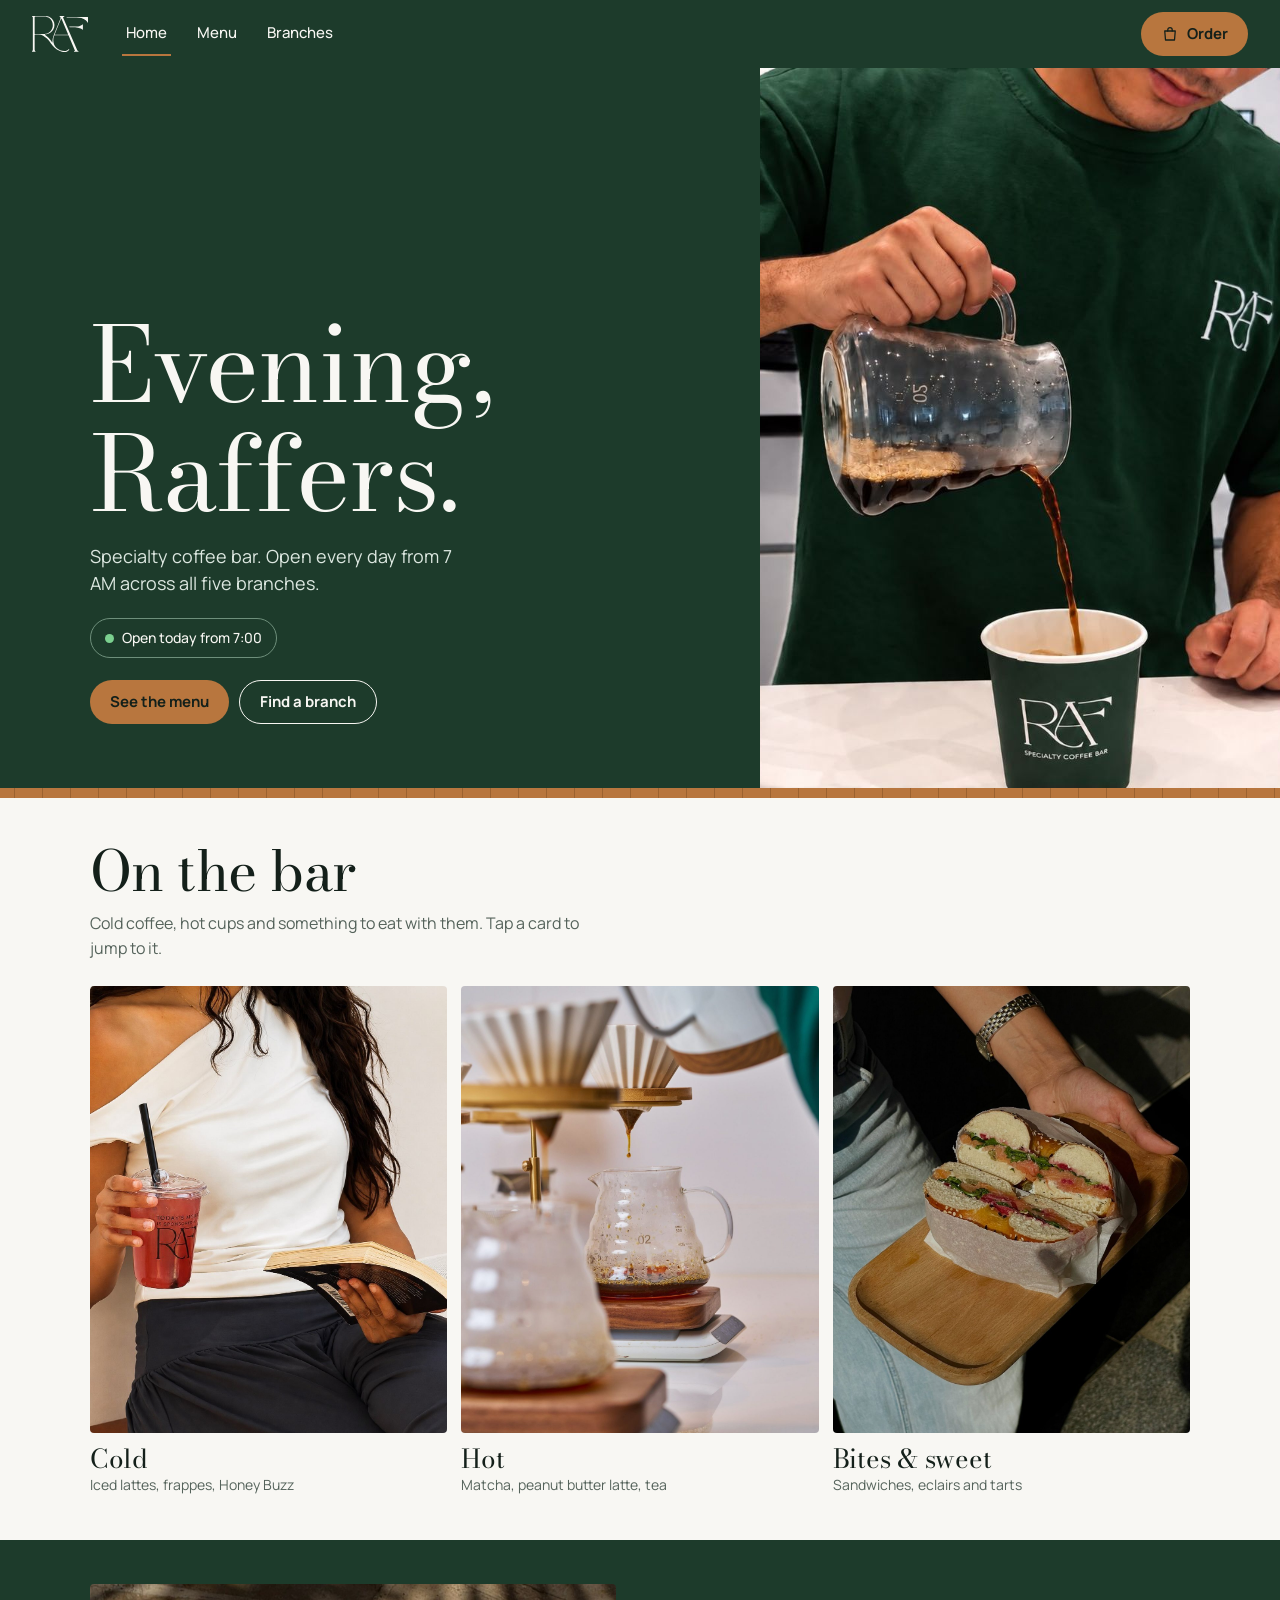
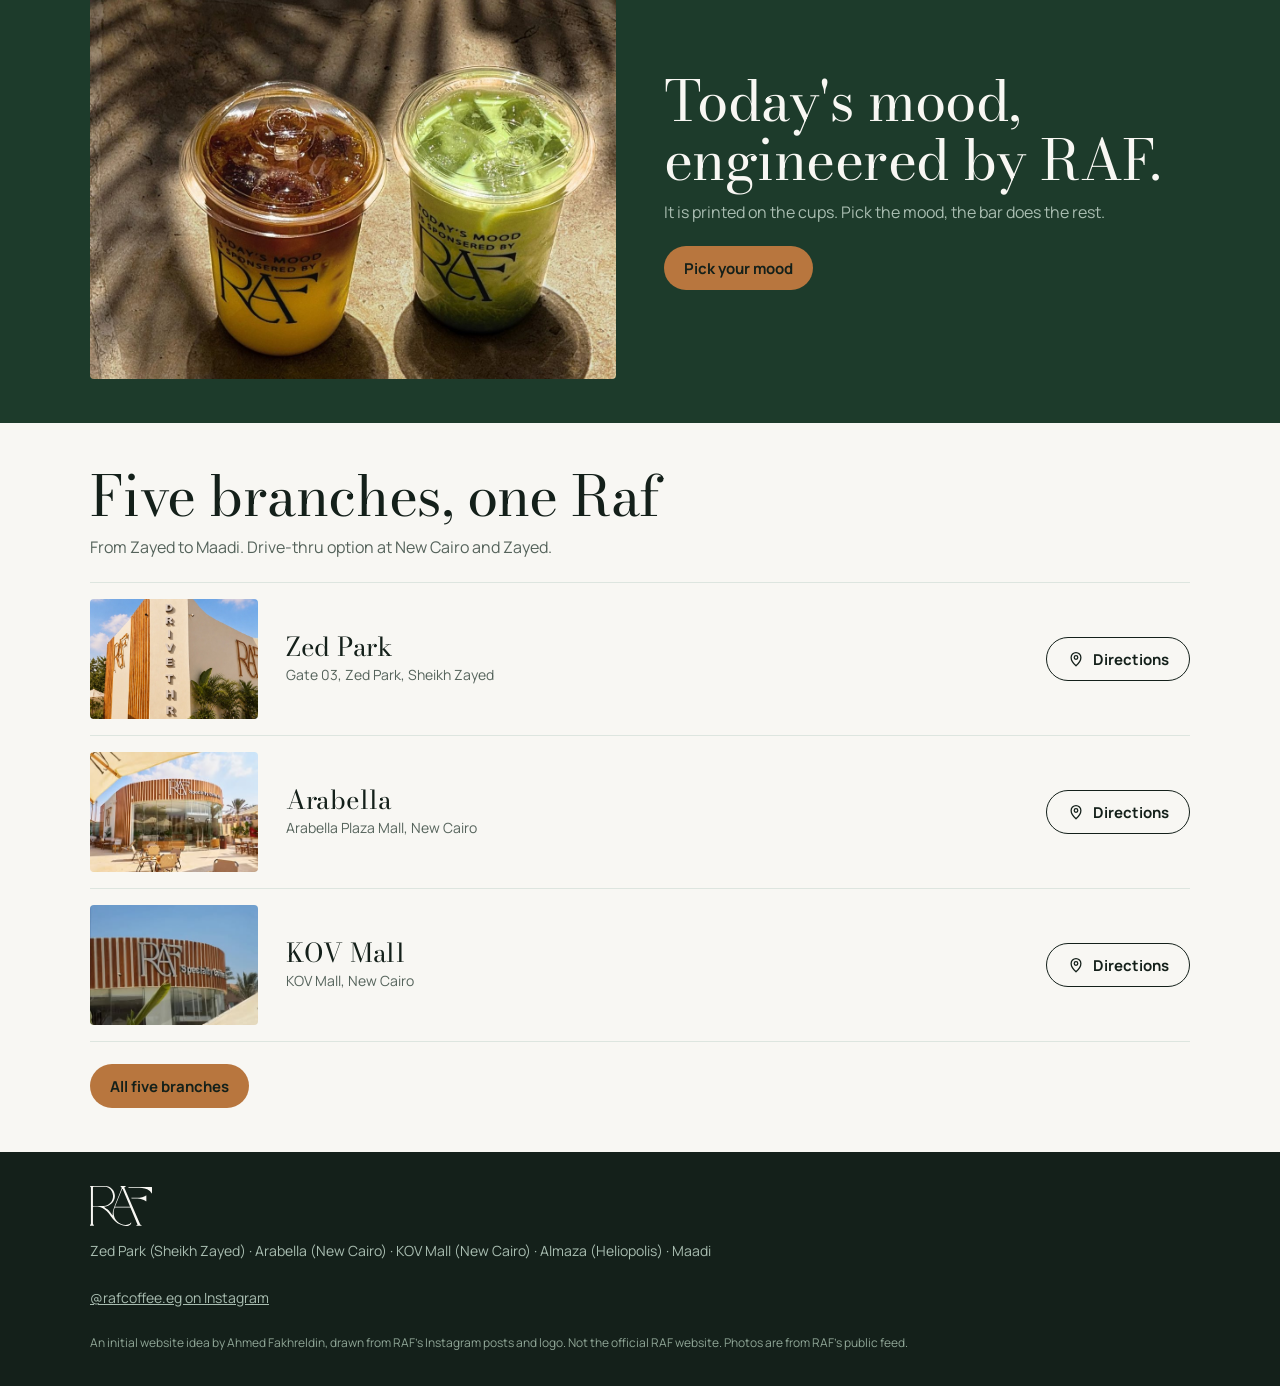
<file: index.html>
<!doctype html>
<html lang="en">
<head>
<meta charset="utf-8">
<meta name="viewport" content="width=device-width,initial-scale=1">
<title>RAF Specialty Coffee</title>
<meta name="description" content="Specialty coffee bar. Open every day from 7 AM across five branches in Cairo.">
<link rel="icon" href="img/favicon.svg" type="image/svg+xml">
<link rel="icon" href="img/icon-32.png" sizes="32x32" type="image/png">
<link rel="apple-touch-icon" href="img/apple-touch-icon.png">
<meta name="theme-color" content="#1D3B2B">
<link rel="stylesheet" href="fonts.css">
<link rel="stylesheet" href="style.css">
</head>
<body>
<a class="sr" href="#main">Skip to content</a>
<svg width="0" height="0" style="position:absolute" aria-hidden="true" focusable="false"><defs>
<symbol id="i-pin" viewBox="0 0 24 24"><path d="M12 21s-6.5-5.6-6.5-11a6.5 6.5 0 0 1 13 0c0 5.4-6.5 11-6.5 11Z"/><circle cx="12" cy="10" r="2.4"/></symbol>
<symbol id="i-bag" viewBox="0 0 24 24"><path d="M5 8h14l-1 12H6L5 8Z"/><path d="M9 8V6.5a3 3 0 0 1 6 0V8"/></symbol>
<symbol id="i-arrow" viewBox="0 0 24 24"><path d="M5 12h14M13 6l6 6-6 6"/></symbol>
<symbol id="i-cup" viewBox="0 0 24 24"><path d="M5 9h11v5a5 5 0 0 1-5 5h-1a5 5 0 0 1-5-5V9Z"/><path d="M16 10.5h1.5a2.5 2.5 0 0 1 0 5H16"/><path d="M8 4c0 1.2 1 1.2 1 2.4M12 4c0 1.2 1 1.2 1 2.4"/></symbol>
</defs></svg>
<header class="top">
<a class="logo" href="index.html" aria-label="RAF Specialty Coffee, home"><img src="img/raf-mark-plaster.svg" alt="RAF" width="56" height="36"></a>
<nav aria-label="Main"><a href="index.html" aria-current="page">Home</a><a href="menu.html">Menu</a><a href="branches.html">Branches</a></nav>
<span class="sp"></span>
<a class="btn" href="https://www.talabat.com/egypt/raf-specialty-coffee" target="_blank" rel="noopener"><svg class="ic" aria-hidden="true"><use href="#i-bag"/></svg>Order</a>
<button class="burger" aria-label="Open menu" aria-expanded="false"><span></span></button>
</header>
<div class="drawer" role="dialog" aria-modal="true" aria-label="Menu">
<div class="row"><img src="img/raf-mark-plaster.svg" alt="RAF" width="56" height="36" style="height:36px;width:auto"><button class="x" aria-label="Close menu">&times;</button></div>
<nav aria-label="Mobile">
<a href="index.html">Home</a><a href="menu.html">Menu</a><a href="branches.html">Branches</a>
</nav>
<p>Open every day from 7 AM, all five branches.</p>
</div>
<main id="main">
<div class="hero">
<div class="photo"><img src="img/photo-03.jpg" srcset="img/photo-03-720.jpg 720w, img/photo-03.jpg 1200w" sizes="(min-width:760px) 520px, 100vw" alt="A barista in a green RAF t-shirt pouring filter coffee into a green RAF cup" width="1200" height="1600" fetchpriority="high" decoding="async">
<div class="slats" aria-hidden="true"><i style="--i:0"></i><i style="--i:1"></i><i style="--i:2"></i><i style="--i:3"></i><i style="--i:4"></i><i style="--i:5"></i><i style="--i:6"></i><i style="--i:7"></i><i style="--i:8"></i><i style="--i:9"></i></div></div>
<div class="copy">
<h1 data-greet>Morning, Raffers.</h1>
<p class="lead">Specialty coffee bar. Open every day from 7 AM across all five branches.</p>
<div class="status" data-status><b></b><span>Open today from 7:00</span></div>
<div class="cta-row"><a class="btn" href="menu.html">See the menu</a><a class="btn line" href="branches.html">Find a branch</a></div>
</div></div>
<div class="slatline" aria-hidden="true"></div>
<section><div class="wrap">
<h2>On the bar</h2>
<p class="sub">Cold coffee, hot cups and something to eat with them. Tap a card to jump to it.</p>
<div class="cards">
<a class="pc" href="menu.html#cold"><img src="img/photo-06.jpg" alt="A woman reading with a red iced drink in a RAF cup" width="1086" height="1448" loading="lazy" decoding="async"><h3>Cold</h3><p>Iced lattes, frappes, Honey Buzz</p></a>
<a class="pc" href="menu.html#hot"><img src="img/photo-10.jpg" alt="Pour-over dripper and server on an oak tray" width="1200" height="1500" loading="lazy" decoding="async"><h3>Hot</h3><p>Matcha, peanut butter latte, tea</p></a>
<a class="pc" href="menu.html#bites"><img src="img/photo-04.jpg" alt="Bagel sandwich on an oak tray" width="1200" height="1600" loading="lazy" decoding="async"><h3>Bites &amp; sweet</h3><p>Sandwiches, eclairs and tarts</p></a>
</div></div></section>
<section class="band"><div class="wrap two">
<img src="img/photo-07.jpg" alt="Two iced drinks in RAF cups printed with Today's mood, engineered by RAF" width="1200" height="1200" loading="lazy" decoding="async">
<div><h2>Today's mood, engineered by RAF.</h2>
<p class="sub">It is printed on the cups. Pick the mood, the bar does the rest.</p>
<div class="cta-row"><a class="btn" href="menu.html">Pick your mood</a></div></div>
</div></section>
<section><div class="wrap">
<h2>Five branches, one Raf</h2>
<p class="sub">From Zayed to Maadi. Drive-thru option at New Cairo and Zayed.</p>
<div class="br">
<div class="brow"><img src="img/photo-09.jpg" alt="RAF storefront" width="200" height="130" loading="lazy"><div><h3>Zed Park</h3><p>Gate 03, Zed Park, Sheikh Zayed</p></div><a class="btn line" href="https://maps.app.goo.gl/PTEWyUyP9gKkPRDW9?g_st=com.google.maps.preview.copy" target="_blank" rel="noopener" aria-label="Directions to RAF Zed Park"><svg class="ic" aria-hidden="true"><use href="#i-pin"/></svg>Directions</a></div>
<div class="brow"><img src="img/photo-02.jpg" alt="RAF storefront" width="200" height="130" loading="lazy"><div><h3>Arabella</h3><p>Arabella Plaza Mall, New Cairo</p></div><a class="btn line" href="https://maps.app.goo.gl/kkiCXbD1SZbp9gvc9?g_st=iw" target="_blank" rel="noopener" aria-label="Directions to RAF Arabella"><svg class="ic" aria-hidden="true"><use href="#i-pin"/></svg>Directions</a></div>
<div class="brow"><img src="img/photo-08.jpg" alt="RAF storefront" width="200" height="130" loading="lazy"><div><h3>KOV Mall</h3><p>KOV Mall, New Cairo</p></div><a class="btn line" href="https://maps.app.goo.gl/p1Vdpnx9SvE4T423A?g_st=com.google.maps.preview.copy" target="_blank" rel="noopener" aria-label="Directions to RAF KOV Mall"><svg class="ic" aria-hidden="true"><use href="#i-pin"/></svg>Directions</a></div>
</div>
<div class="cta-row" style="margin-top:22px"><a class="btn" href="branches.html">All five branches</a></div></div></section>
</main>
<footer><div class="wrap">
<img src="img/raf-mark-plaster.svg" alt="RAF Specialty Coffee" width="62" height="40">
<div>Zed Park (Sheikh Zayed) &middot; Arabella (New Cairo) &middot; KOV Mall (New Cairo) &middot; Almaza (Heliopolis) &middot; Maadi</div>
<div><a href="https://www.instagram.com/rafcoffee.eg/" target="_blank" rel="noopener">@rafcoffee.eg on Instagram</a></div>
<div class="prev">An initial website idea by Ahmed Fakhreldin, drawn from RAF's Instagram posts and logo. Not the official RAF website. Photos are from RAF's public feed.</div>
</div></footer>
<script src="app.js"></script>
</body>
</html>
</file>
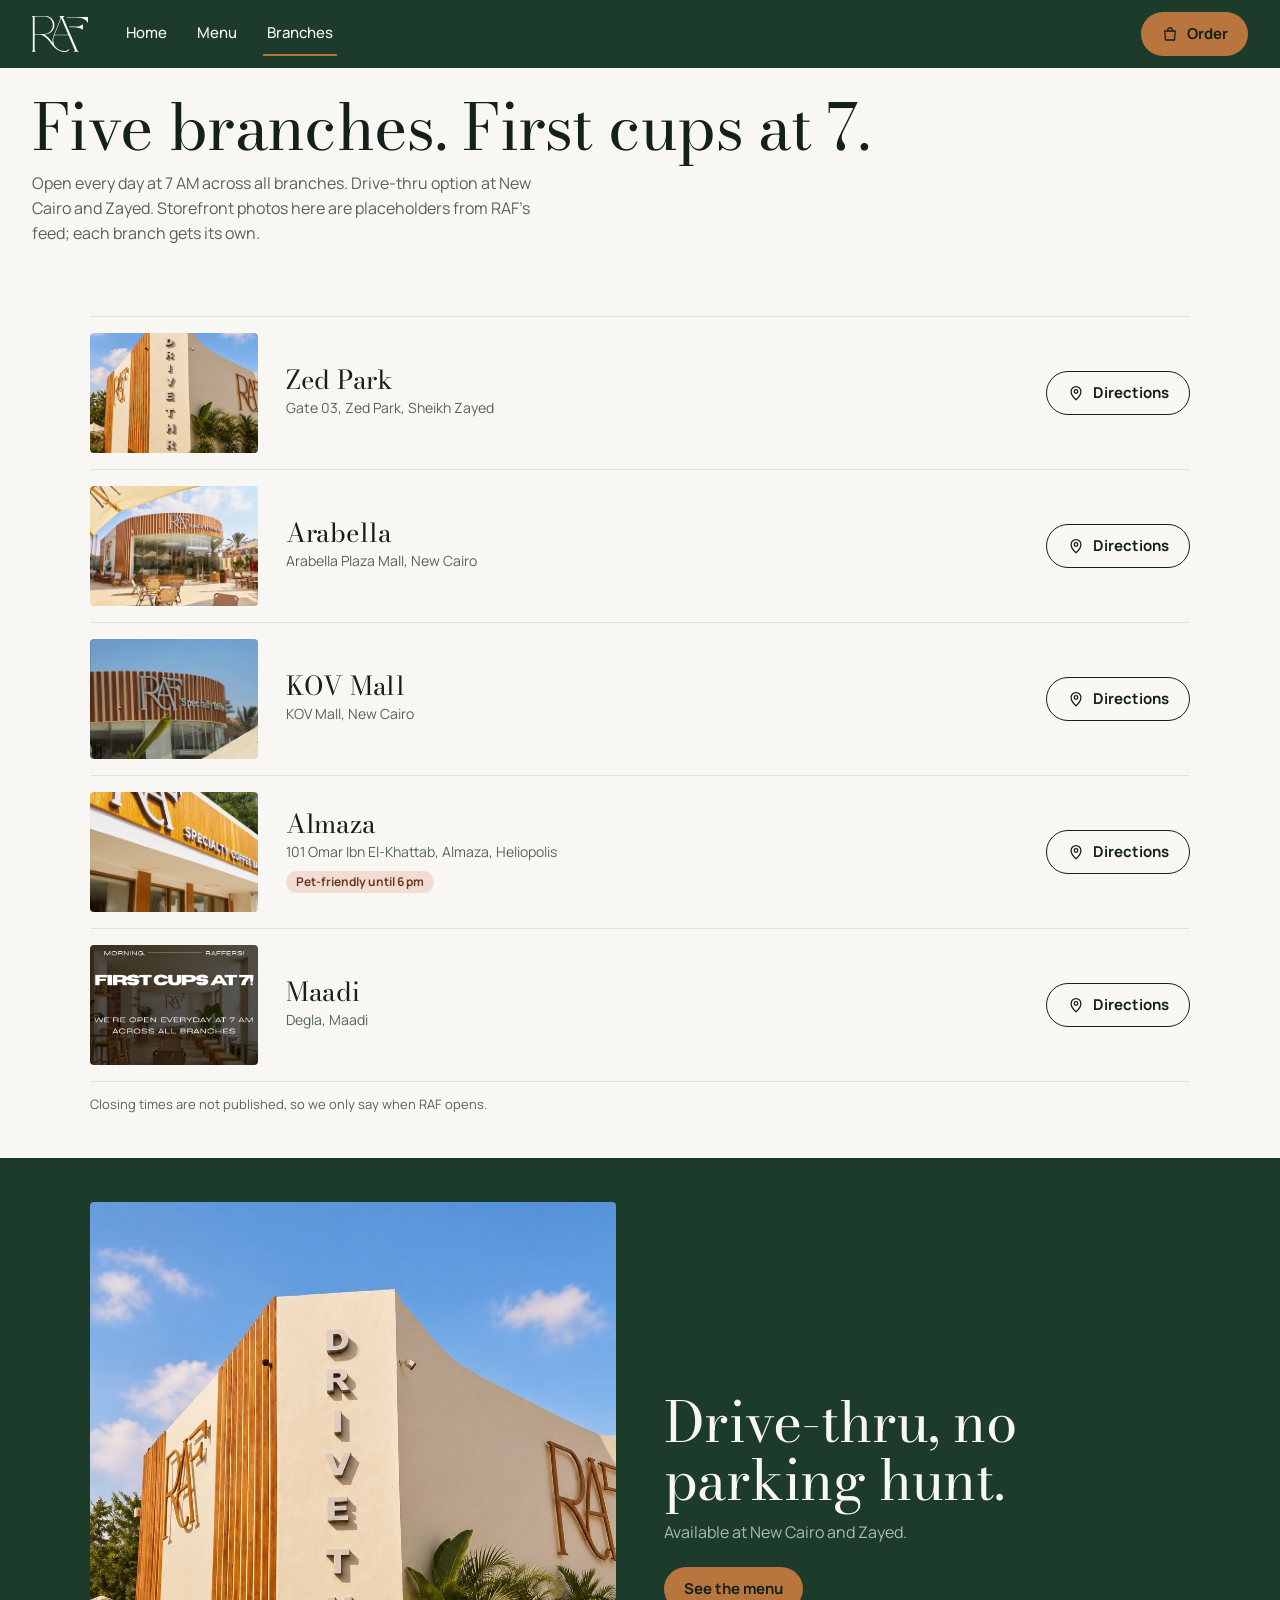
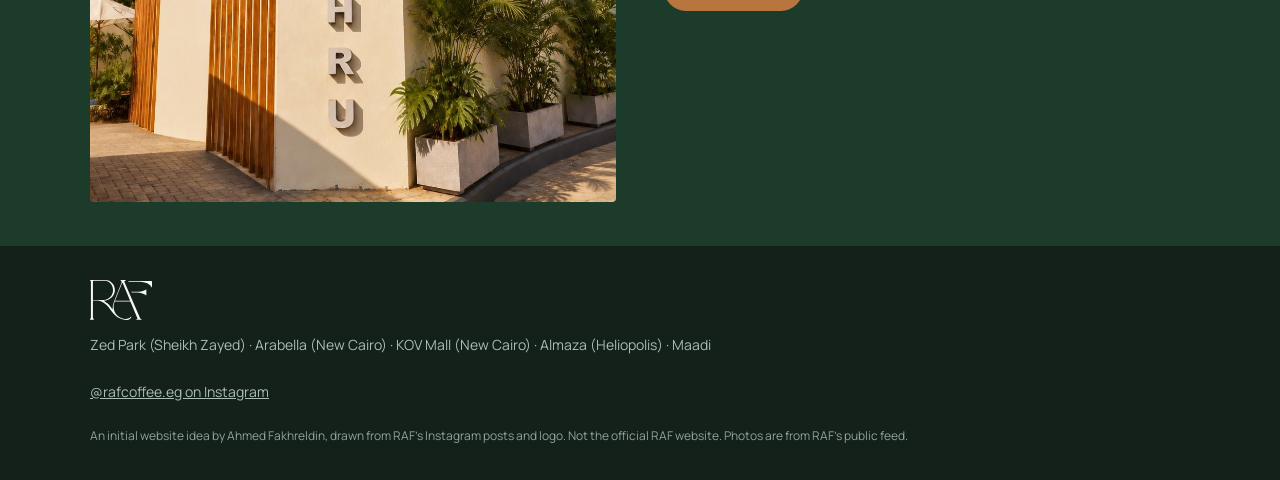
<file: branches.html>
<!doctype html>
<html lang="en">
<head>
<meta charset="utf-8">
<meta name="viewport" content="width=device-width,initial-scale=1">
<title>Branches | RAF Specialty Coffee</title>
<meta name="description" content="Five RAF Specialty Coffee branches: Zed Park, Arabella, KOV Mall, Almaza and Maadi.">
<link rel="icon" href="img/favicon.svg" type="image/svg+xml">
<link rel="icon" href="img/icon-32.png" sizes="32x32" type="image/png">
<link rel="apple-touch-icon" href="img/apple-touch-icon.png">
<meta name="theme-color" content="#1D3B2B">
<link rel="stylesheet" href="fonts.css">
<link rel="stylesheet" href="style.css">
</head>
<body>
<a class="sr" href="#main">Skip to content</a>
<svg width="0" height="0" style="position:absolute" aria-hidden="true" focusable="false"><defs>
<symbol id="i-pin" viewBox="0 0 24 24"><path d="M12 21s-6.5-5.6-6.5-11a6.5 6.5 0 0 1 13 0c0 5.4-6.5 11-6.5 11Z"/><circle cx="12" cy="10" r="2.4"/></symbol>
<symbol id="i-bag" viewBox="0 0 24 24"><path d="M5 8h14l-1 12H6L5 8Z"/><path d="M9 8V6.5a3 3 0 0 1 6 0V8"/></symbol>
<symbol id="i-arrow" viewBox="0 0 24 24"><path d="M5 12h14M13 6l6 6-6 6"/></symbol>
<symbol id="i-cup" viewBox="0 0 24 24"><path d="M5 9h11v5a5 5 0 0 1-5 5h-1a5 5 0 0 1-5-5V9Z"/><path d="M16 10.5h1.5a2.5 2.5 0 0 1 0 5H16"/><path d="M8 4c0 1.2 1 1.2 1 2.4M12 4c0 1.2 1 1.2 1 2.4"/></symbol>
</defs></svg>
<header class="top">
<a class="logo" href="index.html" aria-label="RAF Specialty Coffee, home"><img src="img/raf-mark-plaster.svg" alt="RAF" width="56" height="36"></a>
<nav aria-label="Main"><a href="index.html">Home</a><a href="menu.html">Menu</a><a href="branches.html" aria-current="page">Branches</a></nav>
<span class="sp"></span>
<a class="btn" href="https://www.talabat.com/egypt/raf-specialty-coffee" target="_blank" rel="noopener"><svg class="ic" aria-hidden="true"><use href="#i-bag"/></svg>Order</a>
<button class="burger" aria-label="Open menu" aria-expanded="false"><span></span></button>
</header>
<div class="drawer" role="dialog" aria-modal="true" aria-label="Menu">
<div class="row"><img src="img/raf-mark-plaster.svg" alt="RAF" width="56" height="36" style="height:36px;width:auto"><button class="x" aria-label="Close menu">&times;</button></div>
<nav aria-label="Mobile">
<a href="index.html">Home</a><a href="menu.html">Menu</a><a href="branches.html">Branches</a>
</nav>
<p>Open every day from 7 AM, all five branches.</p>
</div>
<main id="main"><div class="greet"><h1>Five branches. First cups at 7.</h1><p class="sub">Open every day at 7 AM across all branches. Drive-thru option at New Cairo and Zayed. Storefront photos here are placeholders from RAF's feed; each branch gets its own.</p></div>
<section><div class="wrap"><h2 class="sr">All five branches</h2><div class="br">
<div class="brow"><img src="img/photo-09.jpg" alt="RAF storefront" width="200" height="130" loading="lazy"><div><h3>Zed Park</h3><p>Gate 03, Zed Park, Sheikh Zayed</p></div><a class="btn line" href="https://maps.app.goo.gl/PTEWyUyP9gKkPRDW9?g_st=com.google.maps.preview.copy" target="_blank" rel="noopener" aria-label="Directions to RAF Zed Park"><svg class="ic" aria-hidden="true"><use href="#i-pin"/></svg>Directions</a></div>
<div class="brow"><img src="img/photo-02.jpg" alt="RAF storefront" width="200" height="130" loading="lazy"><div><h3>Arabella</h3><p>Arabella Plaza Mall, New Cairo</p></div><a class="btn line" href="https://maps.app.goo.gl/kkiCXbD1SZbp9gvc9?g_st=iw" target="_blank" rel="noopener" aria-label="Directions to RAF Arabella"><svg class="ic" aria-hidden="true"><use href="#i-pin"/></svg>Directions</a></div>
<div class="brow"><img src="img/photo-08.jpg" alt="RAF storefront" width="200" height="130" loading="lazy"><div><h3>KOV Mall</h3><p>KOV Mall, New Cairo</p></div><a class="btn line" href="https://maps.app.goo.gl/p1Vdpnx9SvE4T423A?g_st=com.google.maps.preview.copy" target="_blank" rel="noopener" aria-label="Directions to RAF KOV Mall"><svg class="ic" aria-hidden="true"><use href="#i-pin"/></svg>Directions</a></div>
<div class="brow"><img src="img/photo-05.jpg" alt="RAF storefront" width="200" height="130" loading="lazy"><div><h3>Almaza</h3><p>101 Omar Ibn El-Khattab, Almaza, Heliopolis</p><span class="tag">Pet-friendly until 6 pm</span></div><a class="btn line" href="https://maps.app.goo.gl/NqkQB29h6zpN6PwXA?g_st=com.google.maps.preview.copy" target="_blank" rel="noopener" aria-label="Directions to RAF Almaza"><svg class="ic" aria-hidden="true"><use href="#i-pin"/></svg>Directions</a></div>
<div class="brow"><img src="img/photo-01.jpg" alt="RAF announcement listing all five branches" width="200" height="130" loading="lazy"><div><h3>Maadi</h3><p>Degla, Maadi</p></div><a class="btn line" href="https://maps.app.goo.gl/ExQRwecVbChes9Je6?g_st=ipc" target="_blank" rel="noopener" aria-label="Directions to RAF Maadi"><svg class="ic" aria-hidden="true"><use href="#i-pin"/></svg>Directions</a></div>
</div>
<p class="note">Closing times are not published, so we only say when RAF opens.</p></div></section>
<section class="band"><div class="wrap two"><img class="tall" src="img/photo-09.jpg" alt="RAF drive-thru building with oak slats and a vertical DRIVE THRU sign" width="1024" height="1365" loading="lazy" decoding="async"><div><h2>Drive-thru, no parking hunt.</h2><p class="sub">Available at New Cairo and Zayed.</p><div class="cta-row"><a class="btn" href="menu.html">See the menu</a></div></div></div></section>
</main>
<footer><div class="wrap">
<img src="img/raf-mark-plaster.svg" alt="RAF Specialty Coffee" width="62" height="40">
<div>Zed Park (Sheikh Zayed) &middot; Arabella (New Cairo) &middot; KOV Mall (New Cairo) &middot; Almaza (Heliopolis) &middot; Maadi</div>
<div><a href="https://www.instagram.com/rafcoffee.eg/" target="_blank" rel="noopener">@rafcoffee.eg on Instagram</a></div>
<div class="prev">An initial website idea by Ahmed Fakhreldin, drawn from RAF's Instagram posts and logo. Not the official RAF website. Photos are from RAF's public feed.</div>
</div></footer>
<script src="app.js"></script>
</body>
</html>
</file>
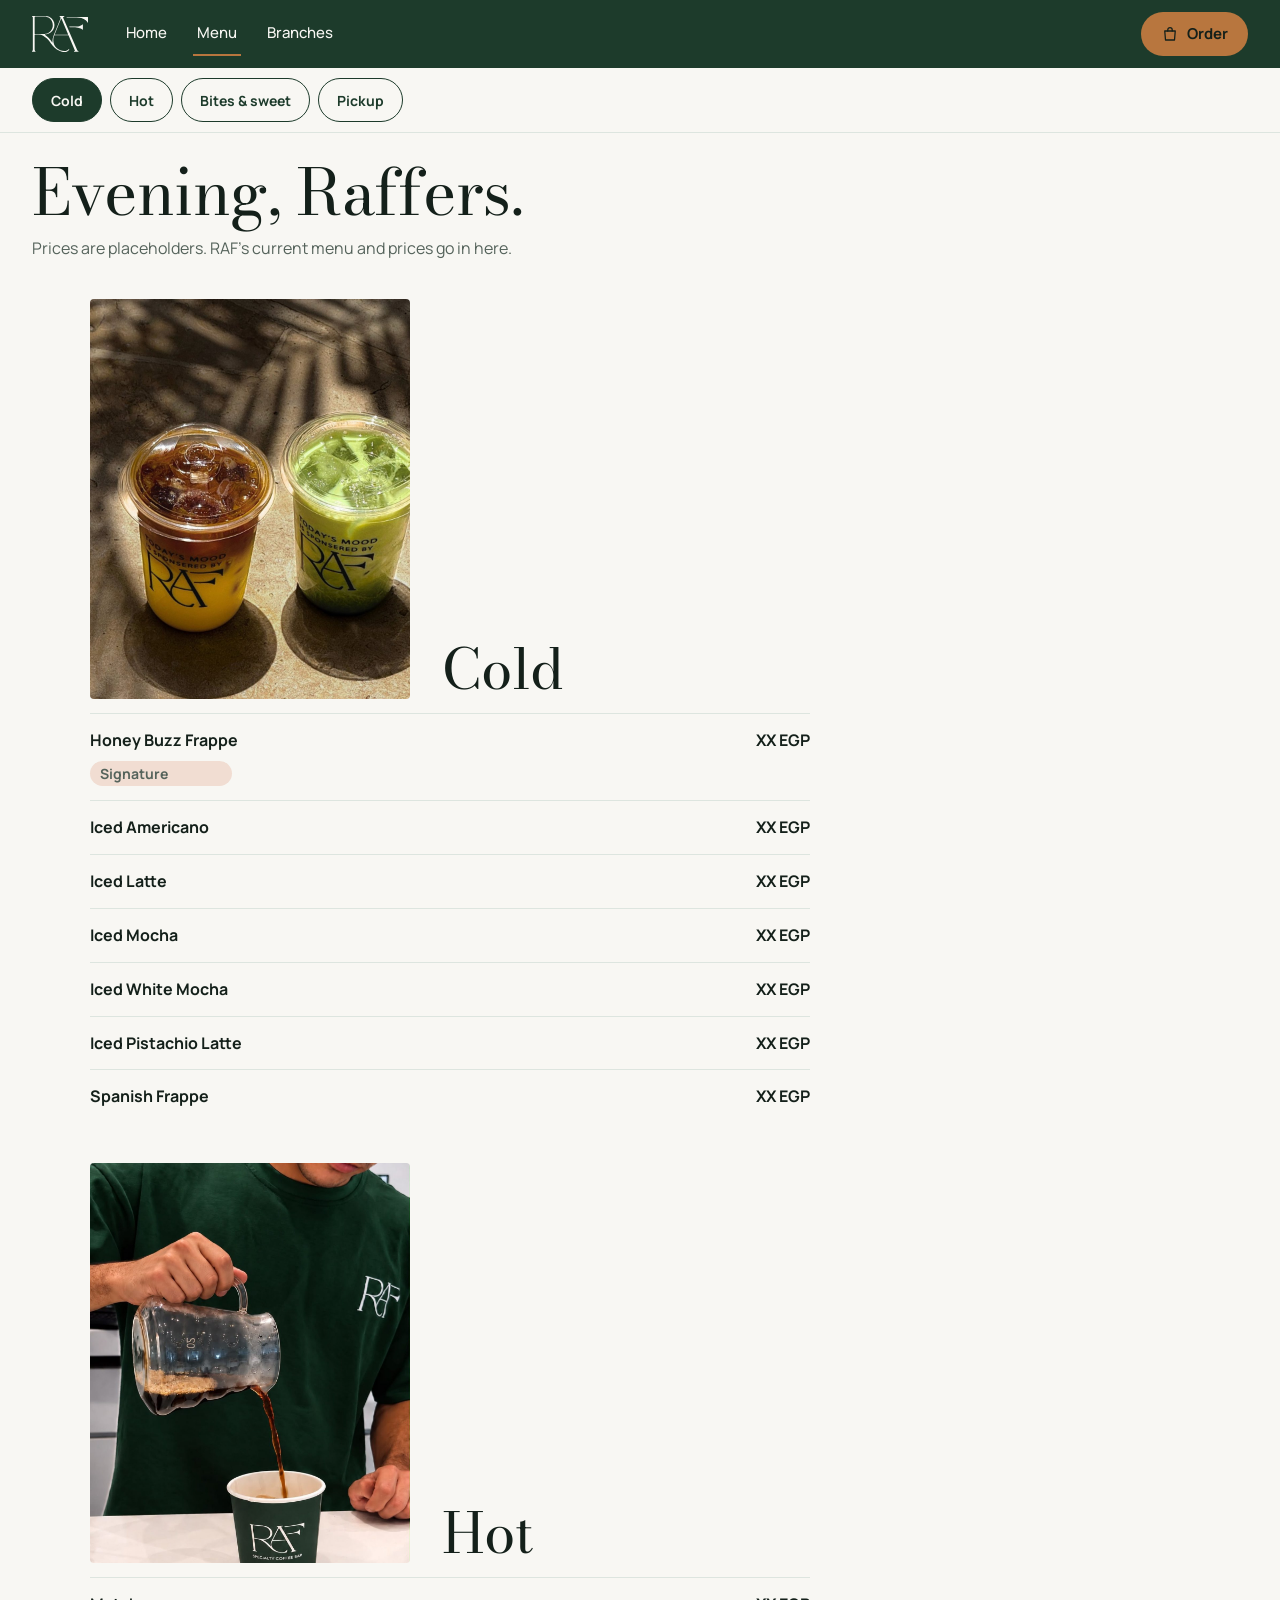
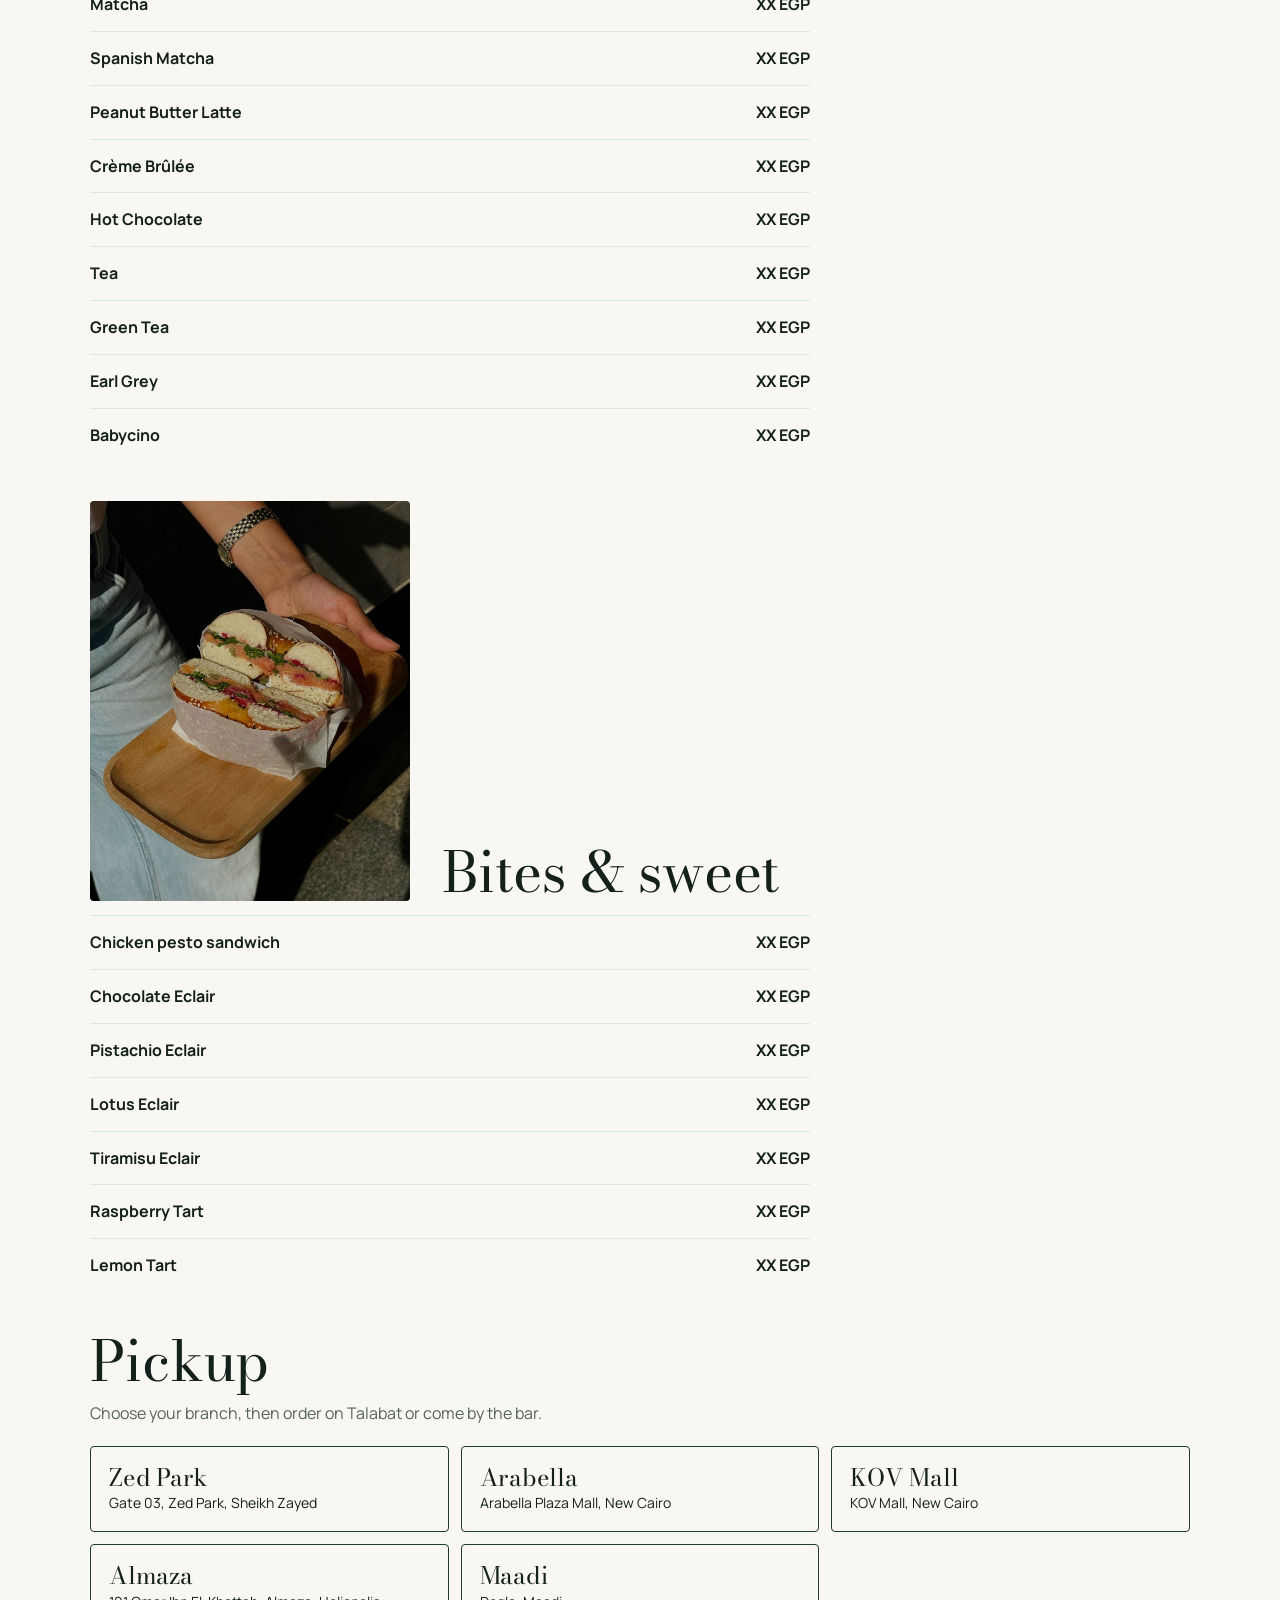
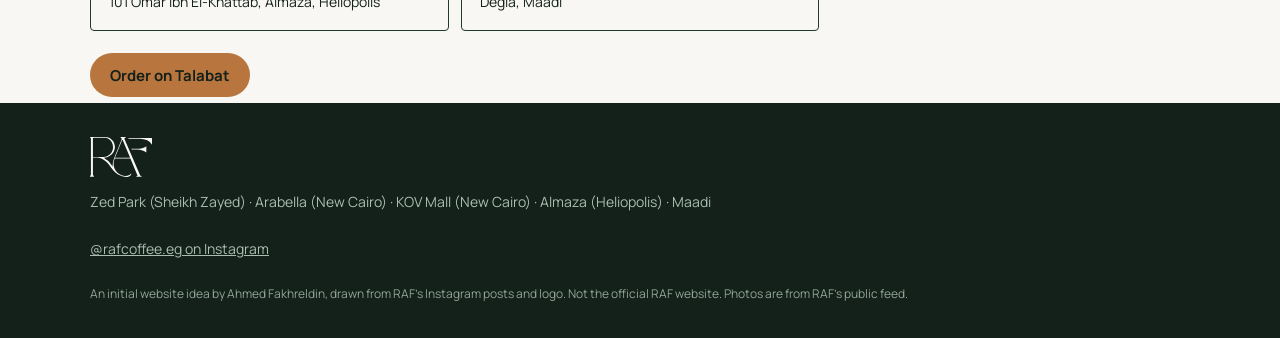
<file: menu.html>
<!doctype html>
<html lang="en">
<head>
<meta charset="utf-8">
<meta name="viewport" content="width=device-width,initial-scale=1">
<title>Menu | RAF Specialty Coffee</title>
<meta name="description" content="Cold coffee, hot cups, sandwiches and sweets from RAF Specialty Coffee.">
<link rel="icon" href="img/favicon.svg" type="image/svg+xml">
<link rel="icon" href="img/icon-32.png" sizes="32x32" type="image/png">
<link rel="apple-touch-icon" href="img/apple-touch-icon.png">
<meta name="theme-color" content="#1D3B2B">
<link rel="stylesheet" href="fonts.css">
<link rel="stylesheet" href="style.css">
</head>
<body>
<a class="sr" href="#main">Skip to content</a>
<svg width="0" height="0" style="position:absolute" aria-hidden="true" focusable="false"><defs>
<symbol id="i-pin" viewBox="0 0 24 24"><path d="M12 21s-6.5-5.6-6.5-11a6.5 6.5 0 0 1 13 0c0 5.4-6.5 11-6.5 11Z"/><circle cx="12" cy="10" r="2.4"/></symbol>
<symbol id="i-bag" viewBox="0 0 24 24"><path d="M5 8h14l-1 12H6L5 8Z"/><path d="M9 8V6.5a3 3 0 0 1 6 0V8"/></symbol>
<symbol id="i-arrow" viewBox="0 0 24 24"><path d="M5 12h14M13 6l6 6-6 6"/></symbol>
<symbol id="i-cup" viewBox="0 0 24 24"><path d="M5 9h11v5a5 5 0 0 1-5 5h-1a5 5 0 0 1-5-5V9Z"/><path d="M16 10.5h1.5a2.5 2.5 0 0 1 0 5H16"/><path d="M8 4c0 1.2 1 1.2 1 2.4M12 4c0 1.2 1 1.2 1 2.4"/></symbol>
</defs></svg>
<header class="top">
<a class="logo" href="index.html" aria-label="RAF Specialty Coffee, home"><img src="img/raf-mark-plaster.svg" alt="RAF" width="56" height="36"></a>
<nav aria-label="Main"><a href="index.html">Home</a><a href="menu.html" aria-current="page">Menu</a><a href="branches.html">Branches</a></nav>
<span class="sp"></span>
<a class="btn" href="https://www.talabat.com/egypt/raf-specialty-coffee" target="_blank" rel="noopener"><svg class="ic" aria-hidden="true"><use href="#i-bag"/></svg>Order</a>
<button class="burger" aria-label="Open menu" aria-expanded="false"><span></span></button>
</header>
<div class="drawer" role="dialog" aria-modal="true" aria-label="Menu">
<div class="row"><img src="img/raf-mark-plaster.svg" alt="RAF" width="56" height="36" style="height:36px;width:auto"><button class="x" aria-label="Close menu">&times;</button></div>
<nav aria-label="Mobile">
<a href="index.html">Home</a><a href="menu.html">Menu</a><a href="branches.html">Branches</a>
</nav>
<p>Open every day from 7 AM, all five branches.</p>
</div>
<nav class="chips" aria-label="Menu sections">
<a class="chip on" href="#cold" data-target="cold" aria-current="true">Cold</a><a class="chip" href="#hot" data-target="hot">Hot</a><a class="chip" href="#bites" data-target="bites">Bites &amp; sweet</a><a class="chip" href="#pickup" data-target="pickup">Pickup</a>
</nav>
<main id="main">
<div class="greet"><h1 data-greet>Morning, Raffers.</h1><p class="sub">Prices are placeholders. RAF's current menu and prices go in here.</p></div>
<section class="cat" id="cold"><div class="wrap"><div class="head"><img src="img/photo-07.jpg" alt="Two iced drinks in RAF cups" width="1200" height="1500" loading="lazy" decoding="async"><div><h2>Cold</h2></div></div><div class="items"><div class="it"><div><b>Honey Buzz Frappe</b> <span class="tag">Signature</span></div><em>XX EGP</em></div>
<div class="it"><div><b>Iced Americano</b></div><em>XX EGP</em></div>
<div class="it"><div><b>Iced Latte</b></div><em>XX EGP</em></div>
<div class="it"><div><b>Iced Mocha</b></div><em>XX EGP</em></div>
<div class="it"><div><b>Iced White Mocha</b></div><em>XX EGP</em></div>
<div class="it"><div><b>Iced Pistachio Latte</b></div><em>XX EGP</em></div>
<div class="it"><div><b>Spanish Frappe</b></div><em>XX EGP</em></div>
</div></div></section>
<section class="cat" id="hot"><div class="wrap"><div class="head"><img src="img/photo-03.jpg" alt="Barista pouring filter coffee into a RAF cup" width="1200" height="1500" loading="lazy" decoding="async"><div><h2>Hot</h2></div></div><div class="items"><div class="it"><div><b>Matcha</b></div><em>XX EGP</em></div>
<div class="it"><div><b>Spanish Matcha</b></div><em>XX EGP</em></div>
<div class="it"><div><b>Peanut Butter Latte</b></div><em>XX EGP</em></div>
<div class="it"><div><b>Crème Brûlée</b></div><em>XX EGP</em></div>
<div class="it"><div><b>Hot Chocolate</b></div><em>XX EGP</em></div>
<div class="it"><div><b>Tea</b></div><em>XX EGP</em></div>
<div class="it"><div><b>Green Tea</b></div><em>XX EGP</em></div>
<div class="it"><div><b>Earl Grey</b></div><em>XX EGP</em></div>
<div class="it"><div><b>Babycino</b></div><em>XX EGP</em></div>
</div></div></section>
<section class="cat" id="bites"><div class="wrap"><div class="head"><img src="img/photo-04.jpg" alt="Bagel sandwich on an oak tray" width="1200" height="1500" loading="lazy" decoding="async"><div><h2>Bites &amp; sweet</h2></div></div><div class="items"><div class="it"><div><b>Chicken pesto sandwich</b></div><em>XX EGP</em></div>
<div class="it"><div><b>Chocolate Eclair</b></div><em>XX EGP</em></div>
<div class="it"><div><b>Pistachio Eclair</b></div><em>XX EGP</em></div>
<div class="it"><div><b>Lotus Eclair</b></div><em>XX EGP</em></div>
<div class="it"><div><b>Tiramisu Eclair</b></div><em>XX EGP</em></div>
<div class="it"><div><b>Raspberry Tart</b></div><em>XX EGP</em></div>
<div class="it"><div><b>Lemon Tart</b></div><em>XX EGP</em></div>
</div></div></section>
<section class="cat" id="pickup"><div class="wrap"><h2>Pickup</h2><p class="sub">Choose your branch, then order on Talabat or come by the bar.</p>
<div class="pick"><a href="https://maps.app.goo.gl/PTEWyUyP9gKkPRDW9?g_st=com.google.maps.preview.copy" target="_blank" rel="noopener"><h3>Zed Park</h3><p>Gate 03, Zed Park, Sheikh Zayed</p></a><a href="https://maps.app.goo.gl/kkiCXbD1SZbp9gvc9?g_st=iw" target="_blank" rel="noopener"><h3>Arabella</h3><p>Arabella Plaza Mall, New Cairo</p></a><a href="https://maps.app.goo.gl/p1Vdpnx9SvE4T423A?g_st=com.google.maps.preview.copy" target="_blank" rel="noopener"><h3>KOV Mall</h3><p>KOV Mall, New Cairo</p></a><a href="https://maps.app.goo.gl/NqkQB29h6zpN6PwXA?g_st=com.google.maps.preview.copy" target="_blank" rel="noopener"><h3>Almaza</h3><p>101 Omar Ibn El-Khattab, Almaza, Heliopolis</p></a><a href="https://maps.app.goo.gl/ExQRwecVbChes9Je6?g_st=ipc" target="_blank" rel="noopener"><h3>Maadi</h3><p>Degla, Maadi</p></a></div>
<div class="cta-row" style="margin-top:22px"><a class="btn" href="https://www.talabat.com/egypt/raf-specialty-coffee" target="_blank" rel="noopener">Order on Talabat</a></div></div></section>
</main>
<footer><div class="wrap">
<img src="img/raf-mark-plaster.svg" alt="RAF Specialty Coffee" width="62" height="40">
<div>Zed Park (Sheikh Zayed) &middot; Arabella (New Cairo) &middot; KOV Mall (New Cairo) &middot; Almaza (Heliopolis) &middot; Maadi</div>
<div><a href="https://www.instagram.com/rafcoffee.eg/" target="_blank" rel="noopener">@rafcoffee.eg on Instagram</a></div>
<div class="prev">An initial website idea by Ahmed Fakhreldin, drawn from RAF's Instagram posts and logo. Not the official RAF website. Photos are from RAF's public feed.</div>
</div></footer>
<script src="app.js"></script>
</body>
</html>
</file>
<file: fonts.css>
@font-face{font-family:"Bodoni Moda";font-weight:400;font-style:normal;font-display:swap;src:url(fonts/bodoni-moda-latin-400-normal.woff2) format("woff2")}
@font-face{font-family:"Bodoni Moda";font-weight:400;font-style:italic;font-display:swap;src:url(fonts/bodoni-moda-latin-400-italic.woff2) format("woff2")}
@font-face{font-family:"Bodoni Moda";font-weight:500;font-style:normal;font-display:swap;src:url(fonts/bodoni-moda-latin-500-normal.woff2) format("woff2")}
@font-face{font-family:"Manrope";font-weight:400;font-style:normal;font-display:swap;src:url(fonts/manrope-latin-400-normal.woff2) format("woff2")}
@font-face{font-family:"Manrope";font-weight:500;font-style:normal;font-display:swap;src:url(fonts/manrope-latin-500-normal.woff2) format("woff2")}
@font-face{font-family:"Manrope";font-weight:700;font-style:normal;font-display:swap;src:url(fonts/manrope-latin-700-normal.woff2) format("woff2")}
</file>
<file: style.css>
:root{--green:#1D3B2B;--oak:#B8763E;--plaster:#F8F7F3;--tile:#D59D82;--ink:#14201A;--mist:#DDE5DF;--mute-g:#A9BDB1;--mute:#55635B;--r:4px}
*{box-sizing:border-box;margin:0}
html{scroll-behavior:smooth;-webkit-text-size-adjust:100%}
body{background:var(--plaster);color:var(--ink);font:400 16px/1.55 "Manrope",system-ui,sans-serif;overflow-x:hidden}
img{display:block;max-width:100%}
a{color:inherit}
:focus-visible{outline:3px solid var(--oak);outline-offset:3px;border-radius:2px}
.sr{position:absolute;width:1px;height:1px;overflow:hidden;clip:rect(0 0 0 0)}
h1,h2,h3{font-family:"Bodoni Moda",Georgia,serif;font-weight:400;line-height:1.05;letter-spacing:-.01em}
/* header */
.top{position:sticky;top:0;z-index:20;background:var(--green);color:var(--plaster);display:flex;align-items:center;gap:10px;padding:10px 16px;min-height:60px}
.top .logo{display:flex;align-items:center;min-height:44px;min-width:44px;flex:none}
.top .logo img{height:36px;width:auto}
.top nav{display:none;margin-left:24px;gap:22px}
.top nav a{text-decoration:none;font-weight:500;font-size:15px;min-height:44px;min-width:44px;justify-content:center;display:inline-flex;align-items:center;padding:0 4px;border-bottom:2px solid transparent}
.top nav a[aria-current=page],.top nav a:hover{border-color:var(--oak)}
.top .sp{flex:1}
.btn{display:inline-flex;align-items:center;justify-content:center;min-height:44px;padding:0 20px;border-radius:999px;background:var(--oak);color:var(--ink);font-weight:700;font-size:15px;text-decoration:none;border:0;cursor:pointer;font-family:inherit}
.btn:hover{background:#C98850}
.ic{width:18px;height:18px;margin-right:8px;flex:none;fill:none;stroke:currentColor;stroke-width:1.7;stroke-linecap:round;stroke-linejoin:round}
.btn.line{background:none;border:1.5px solid currentColor;color:inherit}
.btn.line:hover{background:var(--green);color:var(--plaster);border-color:var(--green)}
.burger{width:44px;height:44px;border:0;background:none;color:inherit;cursor:pointer;display:grid;place-items:center}
.burger span,.burger span:before,.burger span:after{display:block;width:22px;height:2px;background:currentColor;content:"";position:relative}
.burger span:before{top:-7px;position:absolute}.burger span:after{top:7px;position:absolute}
.drawer{position:fixed;inset:0;z-index:40;background:var(--green);color:var(--plaster);padding:16px;display:none;flex-direction:column}
.drawer.open{display:flex}
.drawer .row{display:flex;justify-content:space-between;align-items:center;min-height:44px}
.drawer nav{display:flex;flex-direction:column;margin-top:32px}
.drawer nav a{font:400 40px/1.1 "Bodoni Moda",serif;text-decoration:none;padding:14px 0;border-bottom:1px solid #35553f}
.drawer p{margin-top:auto;color:var(--mute-g);font-size:14px}
.x{width:44px;height:44px;border:0;background:none;color:inherit;font-size:30px;cursor:pointer}
/* hero: slat shutter */
.hero{position:relative;background:var(--green);color:var(--plaster);overflow:hidden}
.hero .photo{position:relative;height:56vh;min-height:340px;max-height:620px}
.hero .photo img{width:100%;height:100%;object-fit:cover;object-position:50% 72%;background:var(--green)}
.slats{position:absolute;inset:0;display:grid;grid-template-columns:repeat(10,1fr);pointer-events:none}
.slats i{background:var(--oak);border-right:1px solid #9c6230;transform-origin:top;animation:roll .9s cubic-bezier(.65,0,.25,1) both;animation-delay:calc(var(--i)*70ms + .2s)}
@keyframes roll{to{transform:scaleY(0)}}
.hero .copy{padding:28px 16px 34px;max-width:1100px;margin:0 auto}
.hero h1{font-size:clamp(44px,11vw,104px)}
.hero p.lead{margin-top:14px;font-size:18px;max-width:34ch;color:#DCE7E0}
.status{display:inline-flex;align-items:center;gap:8px;margin-top:20px;padding:8px 14px;border:1px solid #6E8F7B;border-radius:999px;font-size:14px;font-weight:500}
.status b{width:9px;height:9px;border-radius:50%;background:var(--tile)}
.status.open b{background:#7bd08f}
.cta-row{display:flex;flex-wrap:wrap;gap:10px;margin-top:22px}
.cta-row .btn.line{color:var(--plaster)}
.cta-row .btn.line:hover{background:var(--plaster);color:var(--green);border-color:var(--plaster)}
/* slat divider */
.slatline{height:10px;background:repeating-linear-gradient(90deg,var(--oak) 0 14px,#9c6230 14px 15px,var(--oak) 15px 28px)}
section{padding:44px 16px}
.wrap{max-width:1100px;margin:0 auto}
h2{font-size:clamp(32px,7vw,56px)}
.sub{margin-top:10px;color:var(--mute);max-width:52ch}
/* portrait cards */
.cards{display:flex;gap:14px;overflow-x:auto;scroll-snap-type:x mandatory;scroll-padding:0 16px;margin:26px -16px 0;padding:0 16px 6px;scrollbar-width:none}
.cards::-webkit-scrollbar{display:none}
.pc{flex:0 0 min(64vw,260px);scroll-snap-align:start;text-decoration:none}
.pc img{width:100%;height:auto;aspect-ratio:4/5;object-fit:cover;border-radius:var(--r)}
.pc h3{font-size:26px;margin-top:12px}
.pc p{font-size:14px;color:var(--mute);margin-top:2px}
/* branches */
.br{display:grid;gap:0;margin-top:22px}
.brow{display:grid;grid-template-columns:104px 1fr;gap:16px;padding:16px 0;border-top:1px solid var(--mist);align-items:center}
.brow:last-child{border-bottom:1px solid var(--mist)}
.brow img{width:104px;height:104px;object-fit:cover;border-radius:var(--r)}
.brow .btn{grid-column:2;justify-self:start}
.brow h3{font-size:26px}
.brow p{font-size:14px;color:var(--mute);margin-top:4px}
.tag{display:inline-block;margin-top:8px;margin-right:6px;padding:2px 10px;border-radius:999px;background:#F1DDD2;color:#6b3a22;font-size:12px;font-weight:700}
.tag.g{background:var(--mist);color:var(--green)}
/* dark band */
.band{background:var(--green);color:var(--plaster)}
.band .sub{color:var(--mute-g)}
.band .two{display:grid;gap:22px}
.band img{width:100%;height:auto;border-radius:var(--r);aspect-ratio:4/3;object-fit:cover}
.band img.tall{aspect-ratio:4/5;max-height:600px}
/* menu */
.chips{position:sticky;top:60px;z-index:15;background:var(--plaster);display:flex;gap:8px;overflow-x:auto;padding:10px 16px;border-bottom:1px solid var(--mist);scrollbar-width:none}
.chips::-webkit-scrollbar{display:none}
.chip{flex:none;min-height:44px;padding:0 18px;border-radius:999px;border:1.5px solid var(--green);background:none;color:var(--green);font:700 14px "Manrope";cursor:pointer;text-decoration:none;display:inline-flex;align-items:center}
.chip.on{background:var(--green);color:var(--plaster)}
.greet{padding:26px 16px 4px}
.greet h1{font-size:clamp(36px,9vw,64px)}
.cat{padding:34px 16px 6px;scroll-margin-top:130px}
.cat .head{display:grid;gap:16px}
.cat .head img{width:100%;height:auto;aspect-ratio:4/5;max-height:420px;object-fit:cover;border-radius:var(--r)}
.items{margin-top:14px;max-width:720px}
.it{display:flex;justify-content:space-between;gap:16px;padding:14px 0;border-top:1px solid var(--mist)}
.it b{font-weight:700}.it span{color:var(--mute);font-size:14px;display:block}
.it em{font-style:normal;font-weight:700;white-space:nowrap}
.note{font-size:13px;color:var(--mute);margin-top:12px}
.pick{display:grid;gap:12px;margin-top:20px}
.pick a{display:block;padding:18px;border:1.5px solid var(--green);border-radius:var(--r);text-decoration:none}
.pick a:hover{background:var(--green);color:var(--plaster)}
.pick h3{font-size:24px}.pick p{font-size:14px;margin-top:2px}
footer{background:var(--ink);color:var(--mute-g);padding:34px 16px;font-size:14px}
footer .wrap{display:grid;gap:14px}
footer img{height:40px;width:auto}
footer a{display:inline-flex;align-items:center;min-height:44px}
footer .prev{color:#8fa596;font-size:12px}
@media(min-width:760px){
 .top{padding:12px 32px}.top nav{display:flex}.burger{display:none}
 section,.greet,.cat{padding-left:32px;padding-right:32px}
 .cards{margin:26px 0 0;padding:0;overflow:visible}.pc{flex:1}
 .brow{grid-template-columns:168px 1fr auto;gap:28px}.brow .btn{grid-column:auto;justify-self:end}.brow img{width:168px;height:120px}
 .band .two{grid-template-columns:1fr 1fr;align-items:center;gap:48px}
 .cat .head{grid-template-columns:320px 1fr;align-items:end;gap:32px}
 .chips{padding:10px 32px}
 .hero{display:grid;grid-template-columns:1fr minmax(360px,520px);min-height:0}
 .hero .photo{order:2;height:clamp(560px,80vh,720px);max-height:none}.hero .photo img{position:absolute;inset:0}
 .hero .copy{order:1;align-self:end;padding:48px 40px 64px max(32px,calc((100vw - 1100px)/2));margin:0;max-width:none}
 .pick{grid-template-columns:repeat(3,1fr)}
}
@media(prefers-reduced-motion:reduce){.slats i{animation:none;transform:scaleY(0)}html{scroll-behavior:auto}}
</file>
